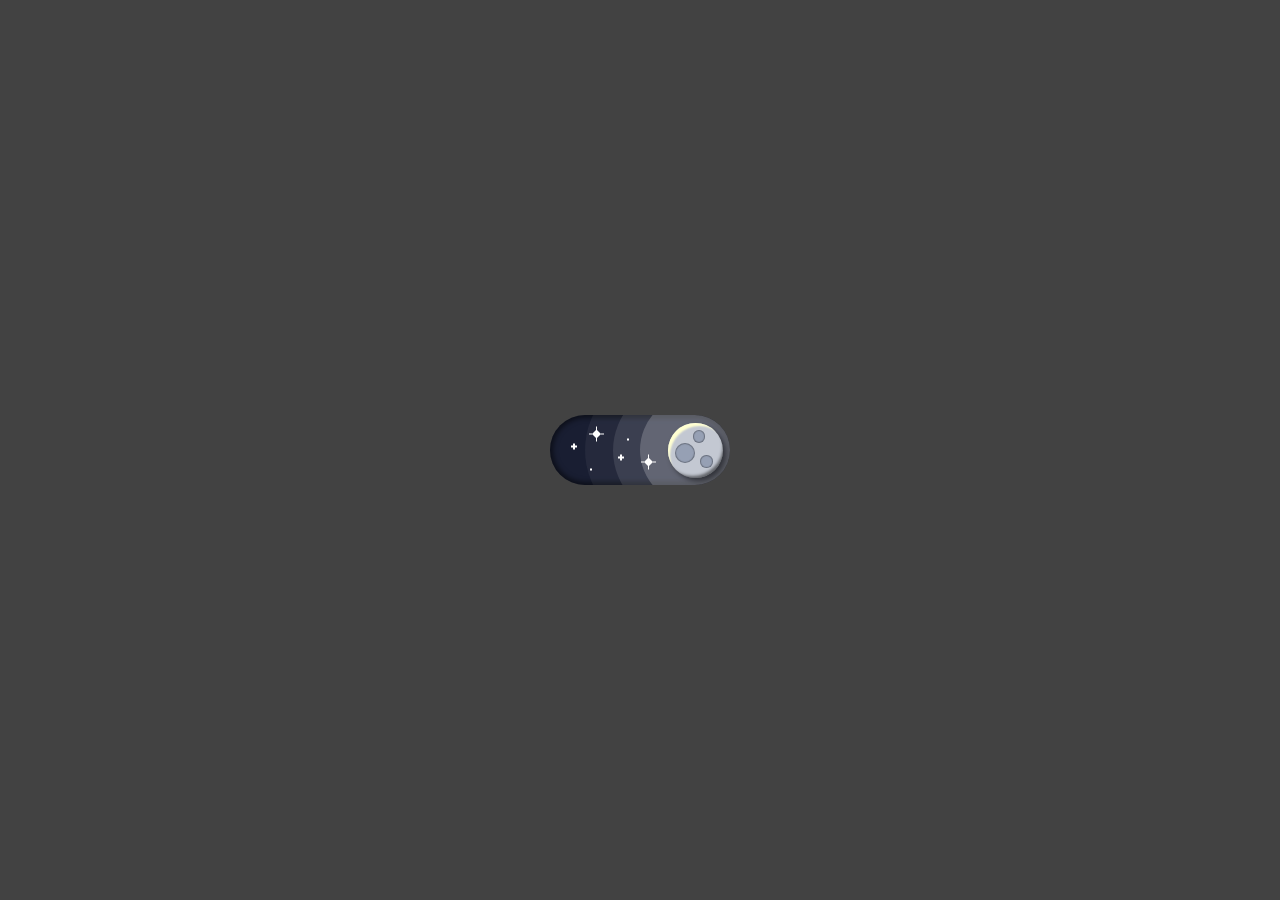
<file: static/Switch/index.html>
<!DOCTYPE html>
<html>
  <head>
    <meta charset="utf-8" />
    <meta name="viewport" content="width=device-width, initial-scale=1.0">
    <title>白天黑夜切换按钮</title>
	<style>
		body{
			transition: 0.5s;
		}
	</style>
  </head>
  <body>
    <theme-button value="dark" id="btn" size="3"></theme-button>
    <script>
      document.body.style.backgroundColor = "#424242";
      btn.addEventListener("change", e => {
        if (e.detail === 'dark') {
          document.body.style.backgroundColor = "#424242";
        }
        else {
          document.body.style.backgroundColor = "aliceblue";
        }
      });
    </script>
    <script src="js/script.js"></script>
  </body>
</html>
</file>
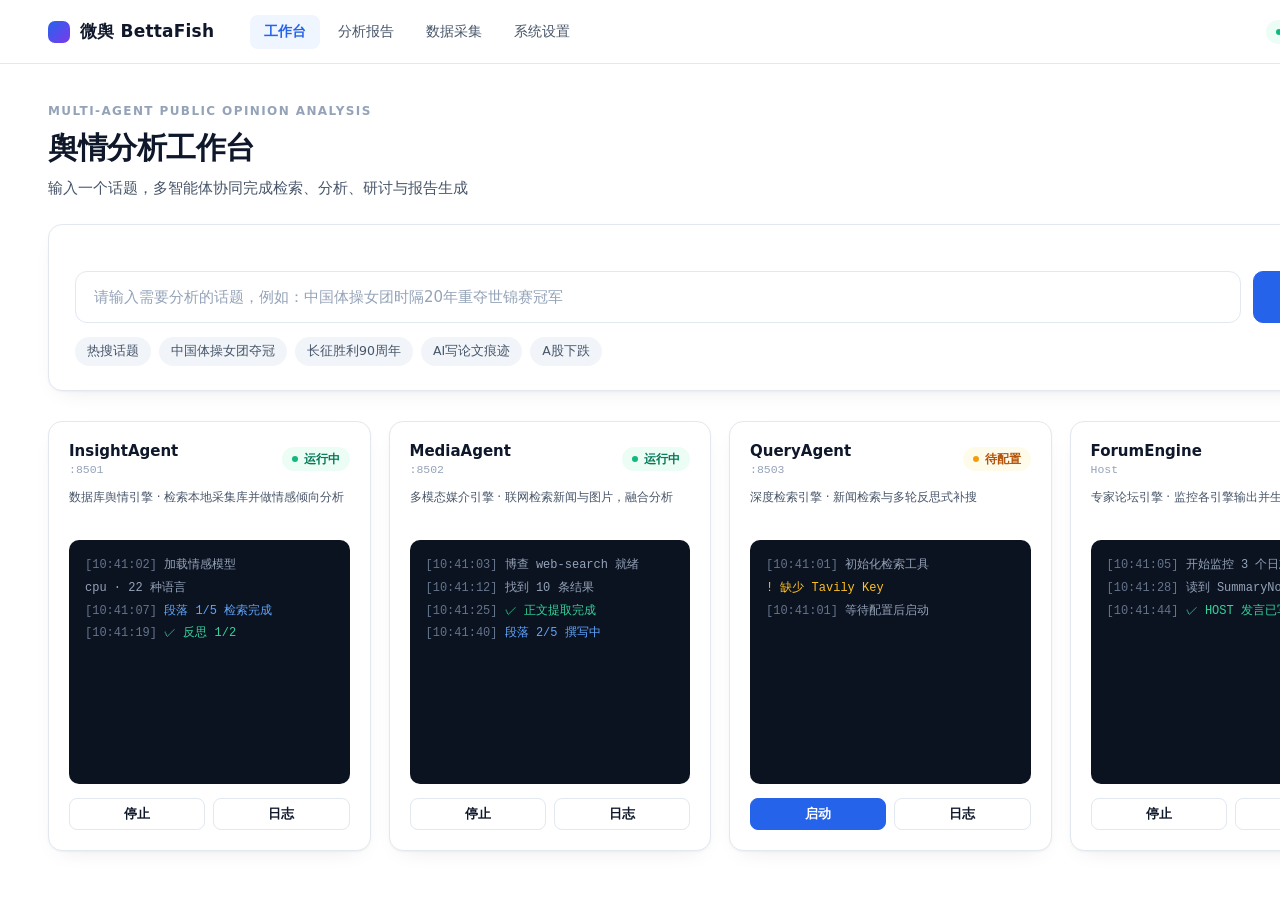
<file: 交付物/prototype/index.html>
<!DOCTYPE html>
<html lang="zh-CN">
<head>
<meta charset="UTF-8">
<title>微舆 BettaFish · 页面原型</title>
<link rel="stylesheet" href="assets/style.css">
<style>
  /* 仅原型页使用的局部样式 */
  .hero { display: flex; align-items: flex-end; justify-content: space-between; margin-bottom: 26px; }
  .hero .lead { font-size: 15px; color: var(--ink-2); margin-top: 10px; }
  .search-row { display: flex; gap: 12px; margin: 22px 0 10px; }
  .chips { display: flex; gap: 8px; margin-top: 14px; }
  .chip { font-size: 12.5px; color: var(--ink-2); background: var(--bg-soft-2); padding: 6px 12px; border-radius: 999px; }

  .grid4 { display: grid; grid-template-columns: repeat(4, 1fr); gap: 18px; margin-top: 30px; }
  .eng { padding: 20px; display: flex; flex-direction: column; height: 430px; }
  .eng .top { display: flex; align-items: center; justify-content: space-between; }
  .eng .name { font-size: 15px; font-weight: 700; }
  .eng .port { font-size: 11.5px; color: var(--ink-3); margin-top: 3px; font-family: Consolas, monospace; }
  .eng .role { font-size: 12px; color: var(--ink-2); line-height: 1.6; margin: 12px 0 14px; min-height: 38px; }
  .eng .logbox { flex: 1; }
  .eng .acts { display: flex; gap: 8px; margin-top: 14px; }
  .eng .acts .btn { flex: 1; }

  /* 屏幕2 */
  .cols2 { display: grid; grid-template-columns: 280px 1fr; gap: 22px; margin-top: 6px; }
  .steps li { list-style: none; display: flex; gap: 12px; padding: 13px 0; border-bottom: 1px dashed var(--line); }
  .steps li:last-child { border: 0; }
  .steps .idx { width: 24px; height: 24px; border-radius: 8px; background: var(--bg-soft-2); color: var(--ink-3);
    font-size: 12px; font-weight: 700; display: flex; align-items: center; justify-content: center; flex: none; }
  .steps li.done .idx { background: #ECFDF5; color: #047857; }
  .steps li.now .idx { background: var(--accent); color: #fff; }
  .steps .st { font-size: 13.5px; font-weight: 600; }
  .steps .sd { font-size: 11.5px; color: var(--ink-3); margin-top: 3px; }
  .log3 { display: grid; grid-template-columns: 1fr 1fr 1fr; gap: 14px; }
  .log3 .logbox { height: 520px; }

  /* 屏幕3 报告 */
  .report { display: grid; grid-template-columns: 220px 1fr; gap: 34px; margin-top: 8px; }
  .toc a { display: block; font-size: 13px; color: var(--ink-2); text-decoration: none; padding: 8px 12px; border-left: 2px solid var(--line); }
  .toc a.on { color: var(--accent); border-left-color: var(--accent); font-weight: 700; background: var(--accent-soft); }
  .prose h3 { font-size: 21px; margin: 0 0 10px; }
  .prose p { font-size: 13.5px; line-height: 2; color: var(--ink-2); margin-bottom: 14px; }
  .kpi { display: grid; grid-template-columns: repeat(3, 1fr); gap: 14px; margin: 20px 0 24px; }
  .kpi .card { padding: 16px 18px; }
  .kpi .v { font-size: 26px; font-weight: 700; letter-spacing: -.5px; }
  .kpi .l { font-size: 12px; color: var(--ink-3); margin-top: 4px; }
  .chartrow { display: grid; grid-template-columns: 1.35fr 1fr; gap: 16px; }
  .chartrow .card { padding: 18px; }
  .bars { display: flex; align-items: flex-end; gap: 14px; height: 150px; margin-top: 18px; }
  .bars i { flex: 1; background: linear-gradient(180deg, #60A5FA, var(--accent)); border-radius: 6px 6px 2px 2px; display: block; }
  .donut { width: 150px; height: 150px; border-radius: 50%; margin: 16px auto 0;
    background: conic-gradient(var(--accent) 0 41%, #93C5FD 41% 68%, #E2E8F0 68% 100%);
    display: flex; align-items: center; justify-content: center; }
  .donut::after { content: ""; width: 92px; height: 92px; background: #fff; border-radius: 50%; }

  /* 表格 */
  table { width: 100%; border-collapse: collapse; }
  th { text-align: left; font-size: 12px; color: var(--ink-3); font-weight: 700; letter-spacing: .4px;
    padding: 0 14px 12px; border-bottom: 1px solid var(--line); text-transform: uppercase; }
  td { font-size: 13.5px; padding: 15px 14px; border-bottom: 1px solid var(--line); }
  tr:last-child td { border-bottom: 0; }

  .k { font-family: Consolas, monospace; font-size: 12.5px; color: var(--ink-2); }
  .form-row { display: grid; grid-template-columns: 190px 1fr; align-items: center; gap: 18px; padding: 14px 0; border-bottom: 1px dashed var(--line); }
  .form-row .lab { font-size: 13.5px; font-weight: 600; }
  .form-row .hint { font-size: 11.5px; color: var(--ink-3); margin-top: 3px; font-weight: 400; }
</style>
</head>
<body>

<!-- ==================== 屏幕 1：工作台 ==================== -->
<div class="screen" data-s="1">
  <div class="nav">
    <div class="brand"><span class="dot"></span>微舆 BettaFish</div>
    <div class="nav-links">
      <a href="#" class="active">工作台</a><a href="#">分析报告</a><a href="#">数据采集</a><a href="#">系统设置</a>
    </div>
    <div class="nav-right"><span class="badge run"><span class="d"></span>服务正常</span><div class="avatar"></div></div>
  </div>
  <div class="body">
    <div class="hero">
      <div>
        <div class="eyebrow">Multi-Agent Public Opinion Analysis</div>
        <div class="h1" style="margin-top:10px">舆情分析工作台</div>
        <div class="lead">输入一个话题，多智能体协同完成检索、分析、研讨与报告生成</div>
      </div>
      <button class="btn danger sm">关闭系统</button>
    </div>

    <div class="card" style="padding:24px 26px">
      <div class="search-row">
        <input class="input" placeholder="请输入需要分析的话题，例如：中国体操女团时隔20年重夺世锦赛冠军">
        <button class="btn primary" style="height:52px;padding:0 30px">开始分析</button>
      </div>
      <div class="chips">
        <span class="chip">热搜话题</span><span class="chip">中国体操女团夺冠</span>
        <span class="chip">长征胜利90周年</span><span class="chip">AI写论文痕迹</span><span class="chip">A股下跌</span>
      </div>
    </div>

    <div class="grid4">
      <div class="card eng">
        <div class="top"><div><div class="name">InsightAgent</div><div class="port">:8501</div></div><span class="badge run"><span class="d"></span>运行中</span></div>
        <div class="role">数据库舆情引擎 · 检索本地采集库并做情感倾向分析</div>
        <div class="logbox"><span class="t">[10:41:02]</span> 加载情感模型<br>cpu · 22 种语言<br><span class="t">[10:41:07]</span> <span class="hl">段落 1/5 检索完成</span><br><span class="t">[10:41:19]</span> <span class="ok">✓ 反思 1/2</span></div>
        <div class="acts"><button class="btn sm">停止</button><button class="btn sm">日志</button></div>
      </div>

      <div class="card eng">
        <div class="top"><div><div class="name">MediaAgent</div><div class="port">:8502</div></div><span class="badge run"><span class="d"></span>运行中</span></div>
        <div class="role">多模态媒介引擎 · 联网检索新闻与图片，融合分析</div>
        <div class="logbox"><span class="t">[10:41:03]</span> 博查 web-search 就绪<br><span class="t">[10:41:12]</span> 找到 10 条结果<br><span class="t">[10:41:25]</span> <span class="ok">✓ 正文提取完成</span><br><span class="t">[10:41:40]</span> <span class="hl">段落 2/5 撰写中</span></div>
        <div class="acts"><button class="btn sm">停止</button><button class="btn sm">日志</button></div>
      </div>

      <div class="card eng">
        <div class="top"><div><div class="name">QueryAgent</div><div class="port">:8503</div></div><span class="badge warn"><span class="d"></span>待配置</span></div>
        <div class="role">深度检索引擎 · 新闻检索与多轮反思式补搜</div>
        <div class="logbox"><span class="t">[10:41:01]</span> 初始化检索工具<br><span class="wn">! 缺少 Tavily Key</span><br><span class="t">[10:41:01]</span> 等待配置后启动</div>
        <div class="acts"><button class="btn sm primary">启动</button><button class="btn sm">日志</button></div>
      </div>

      <div class="card eng">
        <div class="top"><div><div class="name">ForumEngine</div><div class="port">Host</div></div><span class="badge run"><span class="d"></span>运行中</span></div>
        <div class="role">专家论坛引擎 · 监控各引擎输出并生成交叉观点</div>
        <div class="logbox"><span class="t">[10:41:05]</span> 开始监控 3 个日志<br><span class="t">[10:41:28]</span> 读到 SummaryNode 输出<br><span class="t">[10:41:44]</span> <span class="ok">✓ HOST 发言已写入</span></div>
        <div class="acts"><button class="btn sm">停止</button><button class="btn sm">日志</button></div>
      </div>
    </div>
  </div>
</div>

<!-- ==================== 屏幕 2：分析进行中 ==================== -->
<div class="screen" data-s="2" style="display:none">
  <div class="nav">
    <div class="brand"><span class="dot"></span>微舆 BettaFish</div>
    <div class="nav-links"><a href="#" class="active">工作台</a><a href="#">分析报告</a><a href="#">数据采集</a><a href="#">系统设置</a></div>
    <div class="nav-right"><span class="badge run"><span class="d"></span>分析中 · 预计 4 分钟</span><div class="avatar"></div></div>
  </div>
  <div class="body">
    <div class="hero" style="margin-bottom:14px">
      <div>
        <div class="eyebrow">RUNNING</div>
        <div class="h1" style="margin-top:10px;font-size:26px">中国体操女团时隔20年重夺世锦赛冠军</div>
        <div class="lead">3 个引擎并行分析中 · 已用时 02:14</div>
      </div>
      <button class="btn sm">终止分析</button>
    </div>

    <div class="progress" style="margin:6px 0 18px"><i style="width:56%"></i></div>

    <div class="cols2">
      <div class="card" style="padding:20px 22px">
        <div class="h2" style="font-size:15px;margin-bottom:6px">分析阶段</div>
        <ul class="steps">
          <li class="done"><span class="idx">1</span><div><div class="st">话题理解</div><div class="sd">拆解 5 个分析段落</div></div></li>
          <li class="done"><span class="idx">2</span><div><div class="st">首轮检索</div><div class="sd">3 引擎各 10 条结果</div></div></li>
          <li class="now"><span class="idx">3</span><div><div class="st">反思补搜</div><div class="sd">段落 3/5 · 第 2 轮</div></div></li>
          <li><span class="idx">4</span><div><div class="st">论坛交叉点评</div><div class="sd">等待中</div></div></li>
          <li><span class="idx">5</span><div><div class="st">报告合成</div><div class="sd">等待中</div></div></li>
        </ul>
      </div>

      <div class="log3">
        <div class="logbox"><div style="color:#E2E8F0;margin-bottom:8px">InsightAgent</div>
<span class="t">[10:41:02]</span> 检索本地库<br>weibo_note · 213 条<br><span class="t">[10:41:09]</span> 情感分析<br>正面 51% / 负面 24%<br><span class="t">[10:41:31]</span> <span class="hl">反思 1/2</span><br>查询: 夺冠 舆论 情绪<br><span class="t">[10:41:52]</span> <span class="ok">✓ 段落 3 已更新</span></div>
        <div class="logbox"><div style="color:#E2E8F0;margin-bottom:8px">MediaAgent</div>
<span class="t">[10:41:03]</span> web-search 就绪<br><span class="t">[10:41:12]</span> 找到 10 条结果<br>央视网 / 凤凰网 / 封面<br><span class="t">[10:41:28]</span> 生成段落总结<br><span class="t">[10:41:47]</span> <span class="hl">反思 1/2</span><br>查询: 美国队 失误 得分<br><span class="t">[10:42:03]</span> <span class="ok">✓ 找到 10 条反思结果</span></div>
        <div class="logbox"><div style="color:#E2E8F0;margin-bottom:8px">ForumEngine</div>
<span class="t">[10:41:05]</span> 监控 3 个日志<br><span class="t">[10:41:28]</span> 读取 SummaryNode<br><span class="t">[10:41:35]</span> HOST 生成点评<br>「三引擎对时间线<br>表述存在分歧」<br><span class="t">[10:41:44]</span> <span class="ok">✓ 已写入 forum.log</span><br><span class="t">[10:42:01]</span> 等待新输出…</div>
      </div>
    </div>
  </div>
</div>

<!-- ==================== 屏幕 3：报告详情 ==================== -->
<div class="screen" data-s="3" style="display:none">
  <div class="nav">
    <div class="brand"><span class="dot"></span>微舆 BettaFish</div>
    <div class="nav-links"><a href="#">工作台</a><a href="#" class="active">分析报告</a><a href="#">数据采集</a><a href="#">系统设置</a></div>
    <div class="nav-right"><button class="btn sm">导出 PDF</button><button class="btn sm primary">下载 HTML</button></div>
  </div>
  <div class="body" style="padding-top:28px">
    <div class="report">
      <div>
        <div class="eyebrow" style="margin-bottom:10px">目录</div>
        <div class="toc">
          <a href="#" class="on">报告摘要</a>
          <a href="#">事件全景与演变</a>
          <a href="#">传播路径分析</a>
          <a href="#">舆论场情绪光谱</a>
          <a href="#">深层动因探讨</a>
          <a href="#">行动建议</a>
        </div>
        <div class="card" style="padding:14px 16px;margin-top:22px">
          <div class="eyebrow" style="margin-bottom:8px">元信息</div>
          <div style="font-size:12px;color:var(--ink-2);line-height:2">
            生成时间<br><b style="color:var(--ink)">2026-10-22 10:49</b><br>
            耗时 220 秒 · 6 章节<br>
            图表 5 张（校验通过）
          </div>
        </div>
      </div>

      <div class="prose">
        <div class="eyebrow">REPORT</div>
        <h3 style="margin-top:10px">珞珈山舆情全景：百年名校的骄傲、焦虑与烟火气</h3>
        <p>2026 年 10 月 22 日凌晨，第 54 届世界体操锦标赛女子团体决赛在荷兰鹿特丹落幕。中国队以 165.764 分夺得金牌，时隔 20 年重返世界之巅，终结美国队七连冠，并锁定 2028 年洛杉矶奥运会团体参赛资格。</p>

        <div class="kpi">
          <div class="card"><div class="v">165.764</div><div class="l">中国女团总成绩（分）</div></div>
          <div class="card"><div class="v">20 年</div><div class="l">距上次夺冠间隔</div></div>
          <div class="card"><div class="v">+312%</div><div class="l">赛后 2 小时讨论量增幅</div></div>
        </div>

        <div class="chartrow">
          <div class="card">
            <div class="h2" style="font-size:14px">讨论量时间分布</div>
            <div class="bars"><i style="height:22%"></i><i style="height:38%"></i><i style="height:71%"></i><i style="height:100%"></i><i style="height:88%"></i><i style="height:54%"></i><i style="height:31%"></i></div>
          </div>
          <div class="card">
            <div class="h2" style="font-size:14px">情感倾向分布</div>
            <div class="donut"></div>
            <div style="display:flex;justify-content:center;gap:14px;font-size:11.5px;color:var(--ink-2);margin-top:10px">
              <span>● 正面 41%</span><span>● 中性 27%</span><span>● 负面 32%</span>
            </div>
          </div>
        </div>
      </div>
    </div>
  </div>
</div>

<!-- ==================== 屏幕 4：报告历史 ==================== -->
<div class="screen" data-s="4" style="display:none">
  <div class="nav">
    <div class="brand"><span class="dot"></span>微舆 BettaFish</div>
    <div class="nav-links"><a href="#">工作台</a><a href="#" class="active">分析报告</a><a href="#">数据采集</a><a href="#">系统设置</a></div>
    <div class="nav-right"><div class="avatar"></div></div>
  </div>
  <div class="body">
    <div class="hero">
      <div><div class="eyebrow">ARCHIVE</div><div class="h1" style="margin-top:10px">分析报告</div>
      <div class="lead">共 12 份报告 · 累计分析 3 个话题</div></div>
      <div style="display:flex;gap:10px">
        <input class="input" style="width:260px;height:40px" placeholder="搜索话题…">
        <button class="btn">全部引擎</button>
      </div>
    </div>

    <div class="card" style="padding:22px 24px 8px;margin-top:22px">
      <table>
        <tr><th>话题</th><th>产出引擎</th><th>章节/图表</th><th>生成时间</th><th>状态</th><th></th></tr>
        <tr>
          <td><b>中国体操女团时隔20年重夺世锦赛冠军</b></td>
          <td><span class="tag">Media</span></td><td>6 章 · 5 图</td>
          <td class="k">2026-10-22 10:49</td>
          <td><span class="badge run"><span class="d"></span>已完成</span></td>
          <td style="text-align:right"><a href="#" style="color:var(--accent);font-size:13px;font-weight:600;text-decoration:none">查看 →</a></td>
        </tr>
        <tr>
          <td><b>武汉大学舆情分析</b></td>
          <td><span class="tag">Report</span></td><td>6 章 · 5 图</td>
          <td class="k">2026-10-22 10:33</td>
          <td><span class="badge run"><span class="d"></span>已完成</span></td>
          <td style="text-align:right"><a href="#" style="color:var(--accent);font-size:13px;font-weight:600;text-decoration:none">查看 →</a></td>
        </tr>
        <tr>
          <td><b>关于鹿晗的舆情</b></td>
          <td><span class="tag">Insight</span></td><td>5 章 · 3 图</td>
          <td class="k">2026-10-21 19:16</td>
          <td><span class="badge warn"><span class="d"></span>数据不足</span></td>
          <td style="text-align:right"><a href="#" style="color:var(--accent);font-size:13px;font-weight:600;text-decoration:none">查看 →</a></td>
        </tr>
        <tr>
          <td><b>武汉大学舆情</b></td>
          <td><span class="tag">Query</span></td><td>4 章 · 2 图</td>
          <td class="k">2026-10-02 02:18</td>
          <td><span class="badge run"><span class="d"></span>已完成</span></td>
          <td style="text-align:right"><a href="#" style="color:var(--accent);font-size:13px;font-weight:600;text-decoration:none">查看 →</a></td>
        </tr>
        <tr>
          <td><b>土木工程行业分析</b></td>
          <td><span class="tag">Report</span></td><td>5 章 · 4 图</td>
          <td class="k">2026-09-28 15:40</td>
          <td><span class="badge stop"><span class="d"></span>已归档</span></td>
          <td style="text-align:right"><a href="#" style="color:var(--accent);font-size:13px;font-weight:600;text-decoration:none">查看 →</a></td>
        </tr>
      </table>
    </div>
  </div>
</div>

<!-- ==================== 屏幕 5：数据采集 ==================== -->
<div class="screen" data-s="5" style="display:none">
  <div class="nav">
    <div class="brand"><span class="dot"></span>微舆 BettaFish</div>
    <div class="nav-links"><a href="#">工作台</a><a href="#">分析报告</a><a href="#" class="active">数据采集</a><a href="#">系统设置</a></div>
    <div class="nav-right"><span class="badge run"><span class="d"></span>采集服务正常</span><div class="avatar"></div></div>
  </div>
  <div class="body">
    <div class="hero">
      <div><div class="eyebrow">DATA COLLECTION</div><div class="h1" style="margin-top:10px">数据采集</div>
      <div class="lead">先抓取全平台热搜生成关键词，再按关键词深度采集平台内容</div></div>
      <button class="btn primary">开始采集</button>
    </div>

    <div style="display:grid;grid-template-columns:1fr 1fr;gap:18px;margin-top:22px">
      <div class="card" style="padding:22px 24px">
        <div class="h2" style="font-size:15px;margin-bottom:16px">第一步 · 热点话题提取</div>
        <div class="form-row"><div><div class="lab">新闻源</div><div class="hint">聚合热搜榜</div></div><div style="font-size:13px;color:var(--ink-2)">微博 / 知乎 / B站 / 贴吧 / 雪球 等 12 个</div></div>
        <div class="form-row"><div><div class="lab">关键词数量</div><div class="hint">抽取多少热词</div></div><input class="input" style="height:40px" value="20"></div>
        <div class="form-row" style="border:0"><div><div class="lab">上次结果</div><div class="hint">2026-10-22</div></div><div style="font-size:13px"><b>213</b> 条新闻 · <b>20</b> 个关键词</div></div>
      </div>

      <div class="card" style="padding:22px 24px">
        <div class="h2" style="font-size:15px;margin-bottom:16px">第二步 · 平台深度采集</div>
        <div class="form-row"><div><div class="lab">目标平台</div><div class="hint">需扫码登录</div></div>
          <div style="display:flex;gap:8px;flex-wrap:wrap"><span class="tag">微博</span><span class="tag">小红书</span><span class="tag">抖音</span><span class="tag">知乎</span><span class="tag">B站</span></div></div>
        <div class="form-row"><div><div class="lab">每词采集量</div><div class="hint">上限</div></div><input class="input" style="height:40px" value="50"></div>
        <div class="form-row" style="border:0"><div><div class="lab">登录状态</div><div class="hint">浏览器会话</div></div><span class="badge warn"><span class="d"></span>等待扫码</span></div>
      </div>
    </div>

    <div class="card" style="padding:20px 24px;margin-top:18px">
      <div style="display:flex;justify-content:space-between;align-items:center;margin-bottom:12px">
        <div class="h2" style="font-size:15px">采集进度</div><div style="font-size:12.5px;color:var(--ink-3)">6 / 9 个新闻源成功</div>
      </div>
      <div class="progress"><i style="width:67%"></i></div>
      <div style="display:grid;grid-template-columns:repeat(4,1fr);gap:14px;margin-top:18px">
        <div><div class="v" style="font-size:22px;font-weight:700">213</div><div style="font-size:12px;color:var(--ink-3)">入库新闻</div></div>
        <div><div class="v" style="font-size:22px;font-weight:700">20</div><div style="font-size:12px;color:var(--ink-3)">提取关键词</div></div>
        <div><div class="v" style="font-size:22px;font-weight:700">0</div><div style="font-size:12px;color:var(--ink-3)">深度采集</div></div>
        <div><div class="v" style="font-size:22px;font-weight:700">3</div><div style="font-size:12px;color:var(--ink-3)">超时源</div></div>
      </div>
    </div>
  </div>
</div>

<!-- ==================== 屏幕 6：系统设置 ==================== -->
<div class="screen" data-s="6" style="display:none">
  <div class="nav">
    <div class="brand"><span class="dot"></span>微舆 BettaFish</div>
    <div class="nav-links"><a href="#">工作台</a><a href="#">分析报告</a><a href="#">数据采集</a><a href="#" class="active">系统设置</a></div>
    <div class="nav-right"><button class="btn sm primary">保存并重启</button></div>
  </div>
  <div class="body">
    <div class="hero">
      <div><div class="eyebrow">SETTINGS</div><div class="h1" style="margin-top:10px">模型与检索配置</div>
      <div class="lead">所有 Agent 均使用 OpenAI 兼容接口，换厂商只需改 Base URL 与模型名</div></div>
    </div>

    <div style="display:grid;grid-template-columns:1fr 340px;gap:18px;margin-top:22px">
      <div class="card" style="padding:22px 24px">
        <div class="h2" style="font-size:15px;margin-bottom:8px">推理模型</div>
        <table>
          <tr><th>Agent</th><th>Base URL</th><th>模型</th><th>Key</th></tr>
          <tr><td>InsightAgent</td><td class="k">api.deepseek.com</td><td class="k">deepseek-chat</td><td class="k">••••••••</td></tr>
          <tr><td>MediaAgent</td><td class="k">api.deepseek.com</td><td class="k">deepseek-chat</td><td class="k">••••••••</td></tr>
          <tr><td>QueryAgent</td><td class="k">api.deepseek.com</td><td class="k">deepseek-chat</td><td class="k">••••••••</td></tr>
          <tr><td>ReportAgent</td><td class="k">api.deepseek.com</td><td class="k">deepseek-chat</td><td class="k">••••••••</td></tr>
          <tr><td>ForumHost</td><td class="k">api.deepseek.com</td><td class="k">deepseek-chat</td><td class="k">••••••••</td></tr>
        </table>
      </div>

      <div>
        <div class="card" style="padding:20px 22px">
          <div class="h2" style="font-size:15px;margin-bottom:14px">检索服务</div>
          <div class="form-row" style="grid-template-columns:1fr;padding:10px 0">
            <div class="lab">搜索引擎</div>
            <div style="margin-top:8px"><span class="tag" style="background:var(--accent-soft);color:#1D4ED8">博查 Bocha</span> <span class="tag">Anspire</span> <span class="tag">Tavily</span></div>
          </div>
          <div class="form-row" style="grid-template-columns:1fr;padding:10px 0;border:0">
            <div class="lab">接口端点</div>
            <div class="k" style="margin-top:8px;font-size:11.5px;color:var(--ink-2)">api.bocha.cn/v1/web-search</div>
          </div>
        </div>

        <div class="card" style="padding:20px 22px;margin-top:16px">
          <div class="h2" style="font-size:15px;margin-bottom:14px">分析深度</div>
          <div class="form-row" style="grid-template-columns:1fr;padding:10px 0;border:0">
            <div><div class="lab">反思轮数 <span style="color:var(--accent)">2</span></div><div class="hint">越多越深入，耗时与成本越高</div></div>
            <input type="range" min="1" max="4" value="2" style="width:100%;margin-top:10px;accent-color:var(--accent)">
            <div style="display:flex;justify-content:space-between;font-size:11px;color:var(--ink-3);margin-top:4px"><span>1 快</span><span>4 深</span></div>
          </div>
          <div class="form-row" style="grid-template-columns:1fr;padding:10px 0;border:0">
            <div><div class="lab">报告段落数 <span style="color:var(--accent)">5</span></div><div class="hint">影响报告篇幅</div></div>
            <input type="range" min="3" max="8" value="5" style="width:100%;margin-top:10px;accent-color:var(--accent)">
          </div>
        </div>
      </div>
    </div>
  </div>
</div>

<script>
  // 通过 ?s=N 切换屏幕，方便逐页截图
  const n = new URLSearchParams(location.search).get('s') || '1';
  document.querySelectorAll('.screen').forEach(el => {
    el.style.display = (el.dataset.s === n) ? 'block' : 'none';
  });
</script>
</body>
</html>
</file>
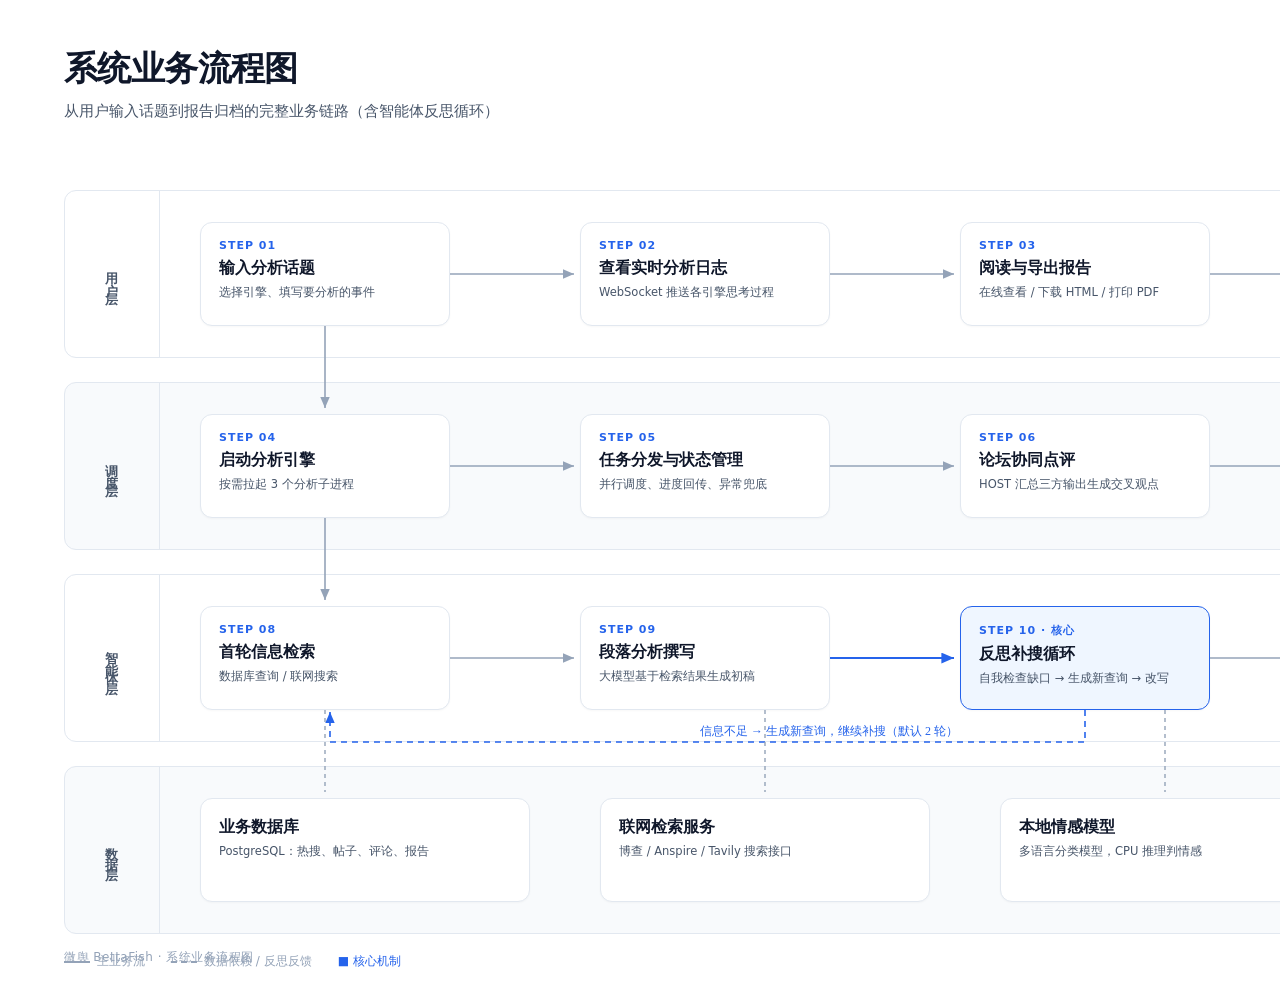
<file: 交付物/diagrams/01-业务流程图.html>
<!DOCTYPE html>
<html lang="zh-CN">
<head>
<meta charset="UTF-8">
<title>业务流程图</title>
<link rel="stylesheet" href="../prototype/assets/style.css">
<style>
  .lane { position: absolute; left: 64px; width: 1472px; height: 168px; border: 1px solid var(--line); border-radius: 12px; background: #fff; }
  .lane.alt { background: var(--bg-soft); }
  .lane-lab { position: absolute; left: 64px; top: 0; width: 96px; height: 168px; display: flex; align-items: center; justify-content: center;
    border-right: 1px solid var(--line); font-size: 13px; font-weight: 700; color: var(--ink-2); writing-mode: vertical-rl; letter-spacing: 3px; }
  .flowbox { position: absolute; width: 250px; height: 104px; border-radius: 12px; border: 1.5px solid var(--line); background: #fff;
    padding: 16px 18px; box-shadow: 0 1px 2px rgba(15,23,42,.03); }
  .flowbox .n { font-size: 11px; font-weight: 700; color: var(--accent); letter-spacing: 1px; }
  .flowbox .t { font-size: 15.5px; font-weight: 700; margin-top: 6px; }
  .flowbox .d { font-size: 11.5px; color: var(--ink-2); margin-top: 5px; line-height: 1.55; }
  .flowbox.key { border-color: var(--accent); background: var(--accent-soft); }
  .flowbox.key .n { color: var(--accent); }
  .flowbox.dark { background: var(--ink); border-color: var(--ink); }
  .flowbox.dark .t { color: #fff; } .flowbox.dark .d { color: #94A3B8; } .flowbox.dark .n { color: #7DD3FC; }
  .legend { position: absolute; left: 64px; bottom: 30px; display: flex; gap: 26px; font-size: 12px; color: var(--ink-3); }
  .legend i { display: inline-block; width: 26px; height: 0; border-top: 2px solid var(--ink-3); vertical-align: middle; margin-right: 7px; }
  .legend i.dash { border-top-style: dashed; }
</style>
</head>
<body>
<div class="canvas">
  <div class="canvas-title">
    <h1>系统业务流程图</h1>
    <p>从用户输入话题到报告归档的完整业务链路（含智能体反思循环）</p>
  </div>

  <!-- 泳道 -->
  <div class="lane" style="top:190px"></div>
  <div class="lane-lab" style="top:190px">用 户 层</div>
  <div class="lane alt" style="top:382px"></div>
  <div class="lane-lab" style="top:382px">调 度 层</div>
  <div class="lane" style="top:574px"></div>
  <div class="lane-lab" style="top:574px">智 能 体 层</div>
  <div class="lane alt" style="top:766px"></div>
  <div class="lane-lab" style="top:766px">数 据 层</div>

  <!-- 第 1 行：用户层 -->
  <div class="flowbox" style="left:200px;top:222px">
    <div class="n">STEP 01</div><div class="t">输入分析话题</div><div class="d">选择引擎、填写要分析的事件</div>
  </div>
  <div class="flowbox" style="left:580px;top:222px">
    <div class="n">STEP 02</div><div class="t">查看实时分析日志</div><div class="d">WebSocket 推送各引擎思考过程</div>
  </div>
  <div class="flowbox" style="left:960px;top:222px">
    <div class="n">STEP 03</div><div class="t">阅读与导出报告</div><div class="d">在线查看 / 下载 HTML / 打印 PDF</div>
  </div>
  <div class="flowbox key" style="left:1310px;top:222px;width:210px">
    <div class="n">OUTPUT</div><div class="t">报告归档</div><div class="d">存入报告库可复用</div>
  </div>

  <!-- 第 2 行：调度层 -->
  <div class="flowbox" style="left:200px;top:414px">
    <div class="n">STEP 04</div><div class="t">启动分析引擎</div><div class="d">按需拉起 3 个分析子进程</div>
  </div>
  <div class="flowbox" style="left:580px;top:414px">
    <div class="n">STEP 05</div><div class="t">任务分发与状态管理</div><div class="d">并行调度、进度回传、异常兜底</div>
  </div>
  <div class="flowbox" style="left:960px;top:414px">
    <div class="n">STEP 06</div><div class="t">论坛协同点评</div><div class="d">HOST 汇总三方输出生成交叉观点</div>
  </div>
  <div class="flowbox" style="left:1310px;top:414px;width:210px">
    <div class="n">STEP 07</div><div class="t">综合报告合成</div><div class="d">模板→章节→图表→渲染</div>
  </div>

  <!-- 第 3 行：智能体层 -->
  <div class="flowbox" style="left:200px;top:606px">
    <div class="n">STEP 08</div><div class="t">首轮信息检索</div><div class="d">数据库查询 / 联网搜索</div>
  </div>
  <div class="flowbox" style="left:580px;top:606px">
    <div class="n">STEP 09</div><div class="t">段落分析撰写</div><div class="d">大模型基于检索结果生成初稿</div>
  </div>
  <div class="flowbox key" style="left:960px;top:606px">
    <div class="n">STEP 10 · 核心</div><div class="t">反思补搜循环</div><div class="d">自我检查缺口 → 生成新查询 → 改写</div>
  </div>
  <div class="flowbox dark" style="left:1310px;top:606px;width:210px">
    <div class="n">STEP 11</div><div class="t">段落定稿</div><div class="d">输出结构化分析文本</div>
  </div>

  <!-- 第 4 行：数据层 -->
  <div class="flowbox" style="left:200px;top:798px;width:330px">
    <div class="t" style="margin-top:2px">业务数据库</div><div class="d">PostgreSQL：热搜、帖子、评论、报告</div>
  </div>
  <div class="flowbox" style="left:600px;top:798px;width:330px">
    <div class="t" style="margin-top:2px">联网检索服务</div><div class="d">博查 / Anspire / Tavily 搜索接口</div>
  </div>
  <div class="flowbox" style="left:1000px;top:798px;width:330px">
    <div class="t" style="margin-top:2px">本地情感模型</div><div class="d">多语言分类模型，CPU 推理判情感</div>
  </div>

  <!-- 箭头层 -->
  <svg width="1600" height="1000" style="position:absolute;left:0;top:0;pointer-events:none">
    <defs>
      <marker id="ar" markerWidth="9" markerHeight="9" refX="7" refY="3" orient="auto">
        <path d="M0,0 L7,3 L0,6 Z" fill="#94A3B8"/>
      </marker>
      <marker id="arB" markerWidth="9" markerHeight="9" refX="7" refY="3" orient="auto">
        <path d="M0,0 L7,3 L0,6 Z" fill="#2563EB"/>
      </marker>
    </defs>
    <!-- 用户层横向 -->
    <line x1="450" y1="274" x2="574" y2="274" stroke="#94A3B8" stroke-width="1.6" marker-end="url(#ar)"/>
    <line x1="830" y1="274" x2="954" y2="274" stroke="#94A3B8" stroke-width="1.6" marker-end="url(#ar)"/>
    <line x1="1210" y1="274" x2="1304" y2="274" stroke="#94A3B8" stroke-width="1.6" marker-end="url(#ar)"/>
    <!-- 用户→调度 -->
    <line x1="325" y1="326" x2="325" y2="408" stroke="#94A3B8" stroke-width="1.6" marker-end="url(#ar)"/>
    <!-- 调度层横向 -->
    <line x1="450" y1="466" x2="574" y2="466" stroke="#94A3B8" stroke-width="1.6" marker-end="url(#ar)"/>
    <line x1="830" y1="466" x2="954" y2="466" stroke="#94A3B8" stroke-width="1.6" marker-end="url(#ar)"/>
    <line x1="1210" y1="466" x2="1304" y2="466" stroke="#94A3B8" stroke-width="1.6" marker-end="url(#ar)"/>
    <!-- 调度→智能体 -->
    <line x1="325" y1="518" x2="325" y2="600" stroke="#94A3B8" stroke-width="1.6" marker-end="url(#ar)"/>
    <!-- 智能体层横向 -->
    <line x1="450" y1="658" x2="574" y2="658" stroke="#94A3B8" stroke-width="1.6" marker-end="url(#ar)"/>
    <line x1="830" y1="658" x2="954" y2="658" stroke="#2563EB" stroke-width="1.8" marker-end="url(#arB)"/>
    <line x1="1210" y1="658" x2="1304" y2="658" stroke="#94A3B8" stroke-width="1.6" marker-end="url(#ar)"/>
    <!-- 反思循环：STEP10 回到 STEP08 -->
    <path d="M1085,710 L1085,742 L330,742 L330,712" fill="none" stroke="#2563EB" stroke-width="1.6"
          stroke-dasharray="6 5" marker-end="url(#arB)"/>
    <text x="700" y="735" font-size="12" fill="#2563EB" font-family="Microsoft YaHei">信息不足 → 生成新查询，继续补搜（默认 2 轮）</text>
    <!-- 智能体→数据层 -->
    <line x1="325" y1="710" x2="325" y2="792" stroke="#94A3B8" stroke-width="1.4" stroke-dasharray="4 4"/>
    <line x1="765" y1="710" x2="765" y2="792" stroke="#94A3B8" stroke-width="1.4" stroke-dasharray="4 4"/>
    <line x1="1165" y1="710" x2="1165" y2="792" stroke="#94A3B8" stroke-width="1.4" stroke-dasharray="4 4"/>
    <!-- 定稿→合成报告 -->
    <path d="M1415,606 L1415,524" fill="none" stroke="#94A3B8" stroke-width="1.6" marker-end="url(#ar)"/>
    <!-- 合成→归档 -->
    <path d="M1415,414 L1415,330" fill="none" stroke="#94A3B8" stroke-width="1.6" marker-end="url(#ar)"/>
  </svg>

  <div class="legend">
    <span><i></i>主业务流</span>
    <span><i class="dash"></i>数据依赖 / 反思反馈</span>
    <span style="color:var(--accent)">■ 核心机制</span>
  </div>
  <div class="canvas-foot">微舆 BettaFish · 系统业务流程图</div>
</div>
</body>
</html>
</file>
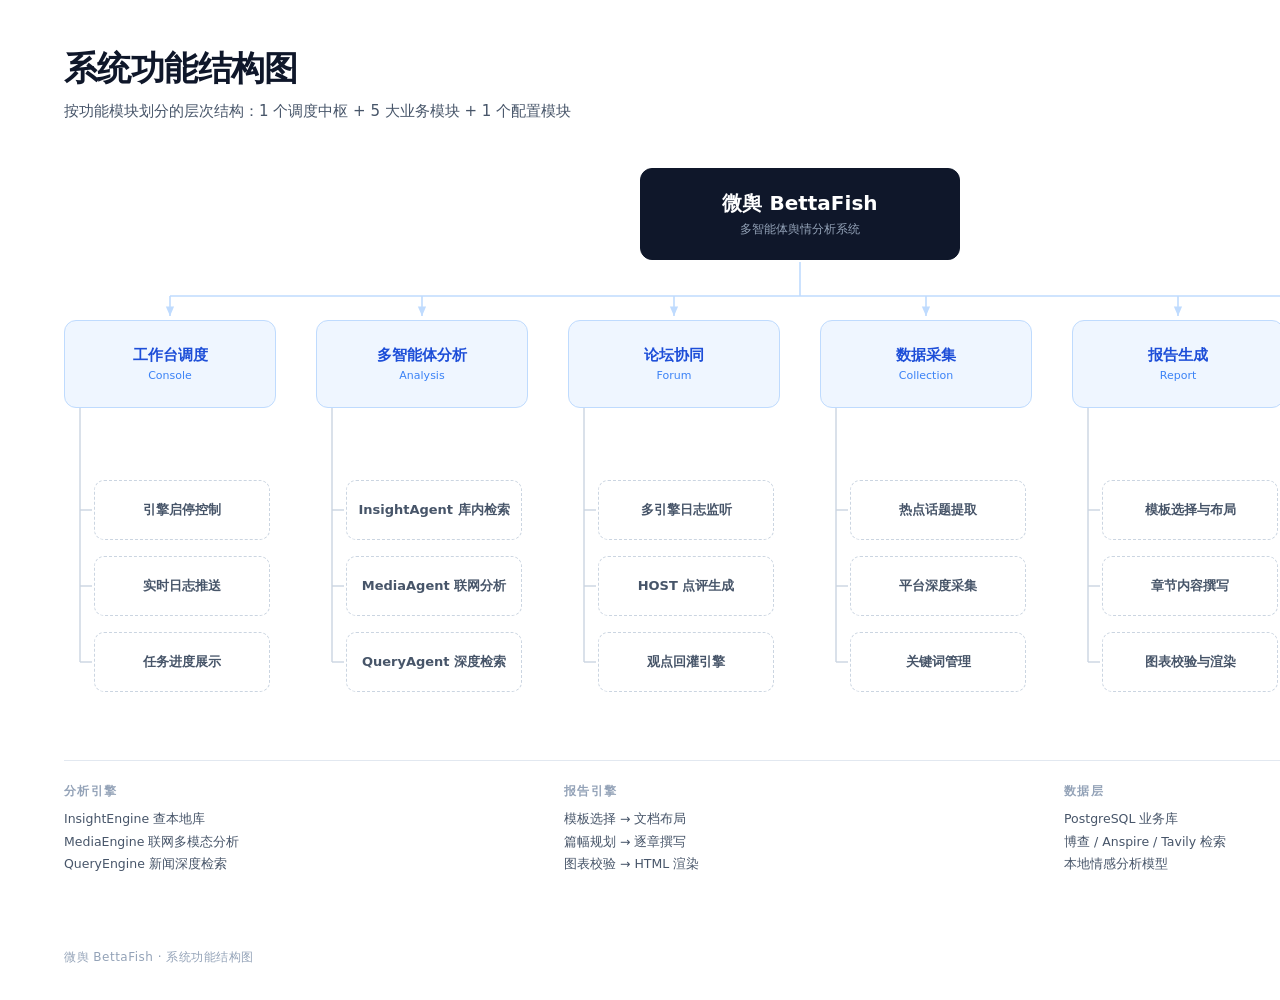
<file: 交付物/diagrams/02-系统功能结构图.html>
<!DOCTYPE html>
<html lang="zh-CN">
<head>
<meta charset="UTF-8">
<title>系统功能结构图</title>
<link rel="stylesheet" href="../prototype/assets/style.css">
<style>
  .M { position: absolute; width: 212px; height: 88px; border-radius: 12px; border: 1.5px solid #BFDBFE;
       background: var(--accent-soft); display: flex; flex-direction: column; align-items: center; justify-content: center; }
  .M .t { font-size: 15px; font-weight: 700; color: #1D4ED8; }
  .M .d { font-size: 11px; color: #3B82F6; margin-top: 4px; }
  .L { position: absolute; width: 176px; height: 60px; border-radius: 10px; border: 1px dashed #CBD5E1;
       background: #fff; display: flex; align-items: center; justify-content: center; text-align: center;
       font-size: 13px; font-weight: 600; color: var(--ink-2); padding: 0 8px; line-height: 1.4; }
</style>
</head>
<body>
<div class="canvas">
  <div class="canvas-title">
    <h1>系统功能结构图</h1>
    <p>按功能模块划分的层次结构：1 个调度中枢 + 5 大业务模块 + 1 个配置模块</p>
  </div>

  <!-- 根节点 -->
  <div class="node root" style="left:640px;top:168px;width:320px;height:92px">
    <div class="t">微舆 BettaFish</div>
    <div class="d">多智能体舆情分析系统</div>
  </div>

  <!-- 一级模块 -->
  <div class="M" style="left:64px;top:320px"><div class="t">工作台调度</div><div class="d">Console</div></div>
  <div class="M" style="left:316px;top:320px"><div class="t">多智能体分析</div><div class="d">Analysis</div></div>
  <div class="M" style="left:568px;top:320px"><div class="t">论坛协同</div><div class="d">Forum</div></div>
  <div class="M" style="left:820px;top:320px"><div class="t">数据采集</div><div class="d">Collection</div></div>
  <div class="M" style="left:1072px;top:320px"><div class="t">报告生成</div><div class="d">Report</div></div>
  <div class="M" style="left:1324px;top:320px"><div class="t">系统配置</div><div class="d">Settings</div></div>

  <!-- 叶子节点 · 模块1 -->
  <div class="L" style="left:94px;top:480px">引擎启停控制</div>
  <div class="L" style="left:94px;top:556px">实时日志推送</div>
  <div class="L" style="left:94px;top:632px">任务进度展示</div>
  <!-- 模块2 -->
  <div class="L" style="left:346px;top:480px">InsightAgent 库内检索</div>
  <div class="L" style="left:346px;top:556px">MediaAgent 联网分析</div>
  <div class="L" style="left:346px;top:632px">QueryAgent 深度检索</div>
  <!-- 模块3 -->
  <div class="L" style="left:598px;top:480px">多引擎日志监听</div>
  <div class="L" style="left:598px;top:556px">HOST 点评生成</div>
  <div class="L" style="left:598px;top:632px">观点回灌引擎</div>
  <!-- 模块4 -->
  <div class="L" style="left:850px;top:480px">热点话题提取</div>
  <div class="L" style="left:850px;top:556px">平台深度采集</div>
  <div class="L" style="left:850px;top:632px">关键词管理</div>
  <!-- 模块5 -->
  <div class="L" style="left:1102px;top:480px">模板选择与布局</div>
  <div class="L" style="left:1102px;top:556px">章节内容撰写</div>
  <div class="L" style="left:1102px;top:632px">图表校验与渲染</div>
  <!-- 模块6 -->
  <div class="L" style="left:1354px;top:480px">模型与检索配置</div>
  <div class="L" style="left:1354px;top:556px">分析深度参数</div>
  <div class="L" style="left:1354px;top:632px">数据源管理</div>

  <!-- 底部说明 -->
  <div style="position:absolute;left:64px;top:760px;width:1472px;border-top:1px solid var(--line);padding-top:22px;
              display:grid;grid-template-columns:repeat(3,1fr);gap:28px">
    <div><div class="eyebrow">分析引擎</div><div style="font-size:12.5px;color:var(--ink-2);line-height:1.8;margin-top:8px">
      InsightEngine 查本地库<br>MediaEngine 联网多模态分析<br>QueryEngine 新闻深度检索</div></div>
    <div><div class="eyebrow">报告引擎</div><div style="font-size:12.5px;color:var(--ink-2);line-height:1.8;margin-top:8px">
      模板选择 → 文档布局<br>篇幅规划 → 逐章撰写<br>图表校验 → HTML 渲染</div></div>
    <div><div class="eyebrow">数据层</div><div style="font-size:12.5px;color:var(--ink-2);line-height:1.8;margin-top:8px">
      PostgreSQL 业务库<br>博查 / Anspire / Tavily 检索<br>本地情感分析模型</div></div>
  </div>

  <!-- 连接线 -->
  <svg width="1600" height="1000" style="position:absolute;left:0;top:0;pointer-events:none">
    <defs><marker id="d2" markerWidth="8" markerHeight="8" refX="6" refY="2.6" orient="auto">
      <path d="M0,0 L6,2.6 L0,5.2 Z" fill="#BFDBFE"/></marker></defs>
    <!-- 根 → 总线 -->
    <line x1="800" y1="262" x2="800" y2="296" stroke="#BFDBFE" stroke-width="1.6"/>
    <line x1="170" y1="296" x2="1430" y2="296" stroke="#BFDBFE" stroke-width="1.6"/>
    <!-- 总线 → 各模块 -->
    <line x1="170" y1="296" x2="170" y2="316" stroke="#BFDBFE" stroke-width="1.6" marker-end="url(#d2)"/>
    <line x1="422" y1="296" x2="422" y2="316" stroke="#BFDBFE" stroke-width="1.6" marker-end="url(#d2)"/>
    <line x1="674" y1="296" x2="674" y2="316" stroke="#BFDBFE" stroke-width="1.6" marker-end="url(#d2)"/>
    <line x1="926" y1="296" x2="926" y2="316" stroke="#BFDBFE" stroke-width="1.6" marker-end="url(#d2)"/>
    <line x1="1178" y1="296" x2="1178" y2="316" stroke="#BFDBFE" stroke-width="1.6" marker-end="url(#d2)"/>
    <line x1="1430" y1="296" x2="1430" y2="316" stroke="#BFDBFE" stroke-width="1.6" marker-end="url(#d2)"/>

    <!-- 模块 → 叶子（每组一根竖脊 + 三个横向短接） -->
    <g stroke="#CBD5E1" stroke-width="1.4">
      <line x1="80" y1="408" x2="80" y2="662"/><line x1="80" y1="510" x2="92" y2="510"/>
      <line x1="80" y1="586" x2="92" y2="586"/><line x1="80" y1="662" x2="92" y2="662"/>
      <line x1="332" y1="408" x2="332" y2="662"/><line x1="332" y1="510" x2="344" y2="510"/>
      <line x1="332" y1="586" x2="344" y2="586"/><line x1="332" y1="662" x2="344" y2="662"/>
      <line x1="584" y1="408" x2="584" y2="662"/><line x1="584" y1="510" x2="596" y2="510"/>
      <line x1="584" y1="586" x2="596" y2="586"/><line x1="584" y1="662" x2="596" y2="662"/>
      <line x1="836" y1="408" x2="836" y2="662"/><line x1="836" y1="510" x2="848" y2="510"/>
      <line x1="836" y1="586" x2="848" y2="586"/><line x1="836" y1="662" x2="848" y2="662"/>
      <line x1="1088" y1="408" x2="1088" y2="662"/><line x1="1088" y1="510" x2="1100" y2="510"/>
      <line x1="1088" y1="586" x2="1100" y2="586"/><line x1="1088" y1="662" x2="1100" y2="662"/>
      <line x1="1340" y1="408" x2="1340" y2="662"/><line x1="1340" y1="510" x2="1352" y2="510"/>
      <line x1="1340" y1="586" x2="1352" y2="586"/><line x1="1340" y1="662" x2="1352" y2="662"/>
    </g>
  </svg>

  <div class="canvas-foot">微舆 BettaFish · 系统功能结构图</div>
</div>
</body>
</html>
</file>
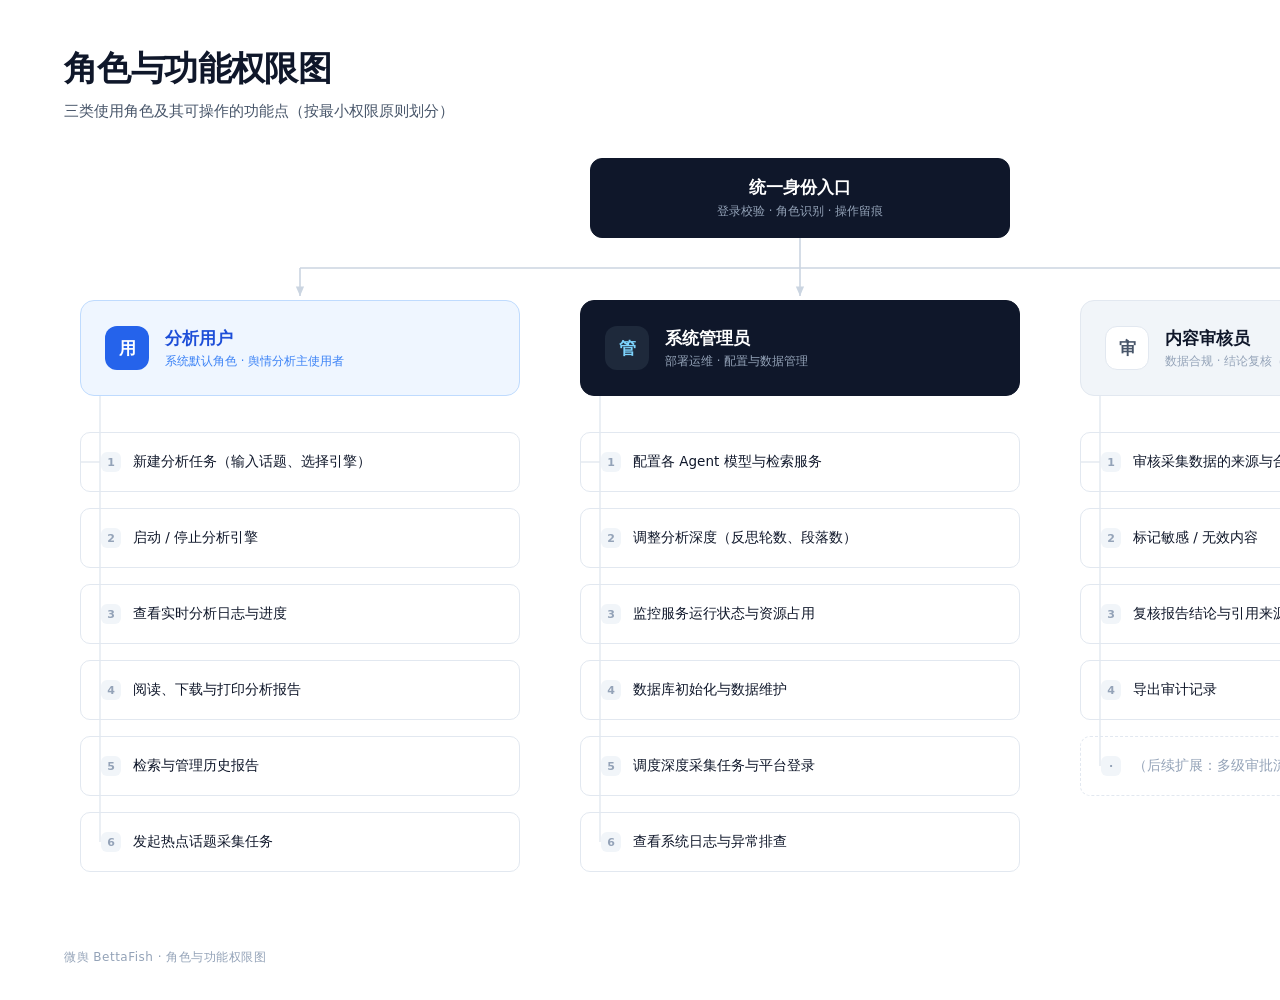
<file: 交付物/diagrams/03-角色功能图.html>
<!DOCTYPE html>
<html lang="zh-CN">
<head>
<meta charset="UTF-8">
<title>角色功能图</title>
<link rel="stylesheet" href="../prototype/assets/style.css">
<style>
  .role { position: absolute; width: 440px; height: 96px; border-radius: 14px; display: flex; align-items: center;
          padding: 0 24px; gap: 16px; }
  .role .ico { width: 44px; height: 44px; border-radius: 12px; display: flex; align-items: center; justify-content: center;
               font-size: 17px; font-weight: 700; flex: none; }
  .role .t { font-size: 17px; font-weight: 700; }
  .role .d { font-size: 11.5px; margin-top: 4px; }
  .role.primary { background: var(--accent-soft); border: 1.5px solid #BFDBFE; }
  .role.primary .ico { background: var(--accent); color: #fff; }
  .role.primary .t { color: #1D4ED8; } .role.primary .d { color: #3B82F6; }
  .role.dark { background: var(--ink); border: 1.5px solid var(--ink); }
  .role.dark .ico { background: #1E293B; color: #7DD3FC; }
  .role.dark .t { color: #fff; } .role.dark .d { color: #94A3B8; }
  .role.gray { background: var(--bg-soft-2); border: 1.5px solid var(--line); }
  .role.gray .ico { background: #fff; color: var(--ink-2); border: 1px solid var(--line); }
  .role.gray .t { color: var(--ink); } .role.gray .d { color: var(--ink-3); }

  .fn { position: absolute; width: 440px; height: 60px; border-radius: 10px; border: 1px solid var(--line);
        background: #fff; display: flex; align-items: center; padding: 0 20px; gap: 12px; font-size: 13.5px; }
  .fn .k { width: 20px; height: 20px; border-radius: 6px; background: var(--bg-soft-2); color: var(--ink-3);
           font-size: 11px; font-weight: 700; display: flex; align-items: center; justify-content: center; flex: none; }
  .fn .x { color: var(--ink-3); font-size: 11.5px; margin-left: auto; }
</style>
</head>
<body>
<div class="canvas">
  <div class="canvas-title">
    <h1>角色与功能权限图</h1>
    <p>三类使用角色及其可操作的功能点（按最小权限原则划分）</p>
  </div>

  <!-- 统一入口 -->
  <div class="node root" style="left:590px;top:158px;width:420px;height:80px">
    <div class="t" style="font-size:17px">统一身份入口</div>
    <div class="d">登录校验 · 角色识别 · 操作留痕</div>
  </div>

  <!-- 三个角色 -->
  <div class="role primary" style="left:80px;top:300px">
    <div class="ico">用</div>
    <div><div class="t">分析用户</div><div class="d">系统默认角色 · 舆情分析主使用者</div></div>
  </div>
  <div class="role dark" style="left:580px;top:300px">
    <div class="ico">管</div>
    <div><div class="t">系统管理员</div><div class="d">部署运维 · 配置与数据管理</div></div>
  </div>
  <div class="role gray" style="left:1080px;top:300px">
    <div class="ico">审</div>
    <div><div class="t">内容审核员</div><div class="d">数据合规 · 结论复核（可选角色）</div></div>
  </div>

  <!-- 分析用户功能 -->
  <div class="fn" style="left:80px;top:432px"><span class="k">1</span>新建分析任务（输入话题、选择引擎）</div>
  <div class="fn" style="left:80px;top:508px"><span class="k">2</span>启动 / 停止分析引擎</div>
  <div class="fn" style="left:80px;top:584px"><span class="k">3</span>查看实时分析日志与进度</div>
  <div class="fn" style="left:80px;top:660px"><span class="k">4</span>阅读、下载与打印分析报告</div>
  <div class="fn" style="left:80px;top:736px"><span class="k">5</span>检索与管理历史报告</div>
  <div class="fn" style="left:80px;top:812px"><span class="k">6</span>发起热点话题采集任务</div>

  <!-- 管理员功能 -->
  <div class="fn" style="left:580px;top:432px"><span class="k">1</span>配置各 Agent 模型与检索服务</div>
  <div class="fn" style="left:580px;top:508px"><span class="k">2</span>调整分析深度（反思轮数、段落数）</div>
  <div class="fn" style="left:580px;top:584px"><span class="k">3</span>监控服务运行状态与资源占用</div>
  <div class="fn" style="left:580px;top:660px"><span class="k">4</span>数据库初始化与数据维护</div>
  <div class="fn" style="left:580px;top:736px"><span class="k">5</span>调度深度采集任务与平台登录</div>
  <div class="fn" style="left:580px;top:812px"><span class="k">6</span>查看系统日志与异常排查</div>

  <!-- 审核员功能 -->
  <div class="fn" style="left:1080px;top:432px"><span class="k">1</span>审核采集数据的来源与合规性</div>
  <div class="fn" style="left:1080px;top:508px"><span class="k">2</span>标记敏感 / 无效内容</div>
  <div class="fn" style="left:1080px;top:584px"><span class="k">3</span>复核报告结论与引用来源</div>
  <div class="fn" style="left:1080px;top:660px"><span class="k">4</span>导出审计记录</div>
  <div class="fn" style="left:1080px;top:736px;border-style:dashed;color:var(--ink-3)">
    <span class="k">·</span>（后续扩展：多级审批流）<span class="x">规划中</span></div>

  <!-- 连接线 -->
  <svg width="1600" height="1000" style="position:absolute;left:0;top:0;pointer-events:none">
    <defs><marker id="d3" markerWidth="8" markerHeight="8" refX="6" refY="2.6" orient="auto">
      <path d="M0,0 L6,2.6 L0,5.2 Z" fill="#CBD5E1"/></marker></defs>
    <line x1="800" y1="238" x2="800" y2="268" stroke="#CBD5E1" stroke-width="1.6"/>
    <line x1="300" y1="268" x2="1300" y2="268" stroke="#CBD5E1" stroke-width="1.6"/>
    <line x1="300" y1="268" x2="300" y2="296" stroke="#CBD5E1" stroke-width="1.6" marker-end="url(#d3)"/>
    <line x1="800" y1="268" x2="800" y2="296" stroke="#CBD5E1" stroke-width="1.6" marker-end="url(#d3)"/>
    <line x1="1300" y1="268" x2="1300" y2="296" stroke="#CBD5E1" stroke-width="1.6" marker-end="url(#d3)"/>
    <g stroke="#E2E8F0" stroke-width="1.4">
      <line x1="100" y1="396" x2="100" y2="842"/><line x1="100" y1="462" x2="80" y2="462"/>
      <line x1="600" y1="396" x2="600" y2="842"/><line x1="600" y1="462" x2="580" y2="462"/>
      <line x1="1100" y1="396" x2="1100" y2="766"/><line x1="1100" y1="462" x2="1080" y2="462"/>
    </g>
  </svg>

  <div class="canvas-foot">微舆 BettaFish · 角色与功能权限图</div>
</div>
</body>
</html>
</file>
<file: 交付物/prototype/assets/style.css>
/* ================= BettaFish 交付物 统一设计系统 =================
   简约现代风：白底 / 深墨蓝 / 单强调色 / 大留白 / 细边框
   */
:root {
  --ink: #0F172A;          /* 主文字：深墨蓝 */
  --ink-2: #475569;        /* 次文字 */
  --ink-3: #94A3B8;        /* 辅助文字 */
  --line: #E2E8F0;         /* 分割线 */
  --bg-soft: #F8FAFC;      /* 浅底 */
  --bg-soft-2: #F1F5F9;
  --accent: #2563EB;       /* 强调色 */
  --accent-soft: #EFF6FF;
  --ok: #10B981;
  --warn: #F59E0B;
  --danger: #EF4444;
  --radius: 14px;
  --radius-sm: 9px;
  --shadow: 0 1px 2px rgba(15, 23, 42, .04), 0 8px 24px -12px rgba(15, 23, 42, .12);
}

* { box-sizing: border-box; margin: 0; padding: 0; }

html, body {
  font-family: "Microsoft YaHei", "PingFang SC", system-ui, -apple-system, sans-serif;
  color: var(--ink);
  background: #fff;
  -webkit-font-smoothing: antialiased;
}

/* ---------- 画布布局 ---------- */
.screen {
  width: 1440px;
  height: 900px;
  position: relative;
  overflow: hidden;
  background: #fff;
}

/* 顶部导航 */
.nav {
  height: 64px;
  display: flex;
  align-items: center;
  gap: 28px;
  padding: 0 48px;
  border-bottom: 1px solid var(--line);
  background: #fff;
  position: relative;
  z-index: 10;
}
.brand { display: flex; align-items: center; gap: 10px; font-weight: 700; font-size: 17px; letter-spacing: .2px; }
.brand .dot {
  width: 22px; height: 22px; border-radius: 7px;
  background: linear-gradient(135deg, var(--accent), #7C3AED);
}
.nav-links { display: flex; gap: 4px; margin-left: 8px; }
.nav-links a {
  font-size: 14px; color: var(--ink-2); text-decoration: none;
  padding: 8px 14px; border-radius: 8px;
}
.nav-links a.active { color: var(--accent); background: var(--accent-soft); font-weight: 600; }
.nav-right { margin-left: auto; display: flex; align-items: center; gap: 14px; }
.avatar { width: 32px; height: 32px; border-radius: 50%; background: var(--bg-soft-2); border: 1px solid var(--line); }

/* 页面主体 */
.body { padding: 40px 48px; }
.h1 { font-size: 30px; font-weight: 700; letter-spacing: -.5px; }
.h2 { font-size: 18px; font-weight: 700; }
.sub { color: var(--ink-2); font-size: 14px; line-height: 1.7; margin-top: 8px; }

/* ---------- 组件 ---------- */
.btn {
  display: inline-flex; align-items: center; justify-content: center; gap: 8px;
  height: 40px; padding: 0 20px; border-radius: 10px;
  font-size: 14px; font-weight: 600; border: 1px solid var(--line);
  background: #fff; color: var(--ink); cursor: pointer;
}
.btn.primary { background: var(--accent); border-color: var(--accent); color: #fff; }
.btn.ghost { background: transparent; }
.btn.sm { height: 32px; padding: 0 14px; font-size: 13px; border-radius: 8px; }
.btn.danger { color: var(--danger); border-color: #FECACA; background: #FEF2F2; }

.card {
  background: #fff; border: 1px solid var(--line); border-radius: var(--radius);
  box-shadow: var(--shadow);
}

.badge {
  display: inline-flex; align-items: center; gap: 6px;
  height: 24px; padding: 0 10px; border-radius: 999px;
  font-size: 12px; font-weight: 600;
}
.badge .d { width: 6px; height: 6px; border-radius: 50%; }
.badge.run { background: #ECFDF5; color: #047857; }
.badge.run .d { background: var(--ok); }
.badge.stop { background: var(--bg-soft-2); color: var(--ink-3); }
.badge.stop .d { background: var(--ink-3); }
.badge.warn { background: #FFFBEB; color: #B45309; }
.badge.warn .d { background: var(--warn); }

.tag {
  display: inline-block; padding: 4px 10px; border-radius: 7px;
  background: var(--bg-soft-2); color: var(--ink-2);
  font-size: 12px; font-weight: 600;
}

.input {
  width: 100%; height: 52px; border-radius: 12px;
  border: 1px solid var(--line); background: #fff;
  padding: 0 18px; font-size: 15px; color: var(--ink);
  font-family: inherit;
}
.input::placeholder { color: var(--ink-3); }

/* 大写字母标签 */
.eyebrow {
  font-size: 12px; font-weight: 700; letter-spacing: 1.4px;
  color: var(--ink-3); text-transform: uppercase;
}

/* 细分割 */
.hr { height: 1px; background: var(--line); }

/* 日志窗 */
.logbox {
  background: #0B1220; border-radius: 10px; padding: 14px 16px;
  font-family: "Cascadia Code", Consolas, monospace;
  font-size: 12px; line-height: 1.9; color: #94A3B8;
  overflow: hidden;
}
.logbox .t { color: #64748B; }
.logbox .ok { color: #34D399; }
.logbox .hl { color: #60A5FA; }
.logbox .wn { color: #FBBF24; }

/* 进度条 */
.progress { height: 6px; background: var(--bg-soft-2); border-radius: 999px; overflow: hidden; }
.progress > i { display: block; height: 100%; background: var(--accent); border-radius: 999px; }

/* ============ 图表 / 结构图专用 ============ */
.canvas {
  width: 1600px; height: 1000px; background: #fff; position: relative;
  font-family: "Microsoft YaHei", system-ui, sans-serif;
}
.canvas-title { padding: 46px 64px 0; }
.canvas-title h1 { font-size: 34px; font-weight: 700; letter-spacing: -.6px; }
.canvas-title p { color: var(--ink-2); font-size: 15px; margin-top: 10px; }
.canvas-foot {
  position: absolute; left: 64px; bottom: 34px;
  font-size: 12px; color: var(--ink-3); letter-spacing: .5px;
}

/* 结构图盒子 */
.node {
  border: 1.5px solid var(--line); border-radius: 12px; background: #fff;
  display: flex; flex-direction: column; align-items: center; justify-content: center;
  text-align: center; padding: 12px 14px; position: absolute;
}
.node .t { font-size: 15px; font-weight: 700; }
.node .d { font-size: 11.5px; color: var(--ink-2); margin-top: 4px; line-height: 1.5; }
.node.root { background: var(--ink); border-color: var(--ink); }
.node.root .t { color: #fff; font-size: 20px; }
.node.root .d { color: #94A3B8; }
.node.lv1 { background: var(--accent-soft); border-color: #BFDBFE; }
.node.lv1 .t { color: #1D4ED8; }
.node.lv2 { background: var(--bg-soft); }
.node.leaf { background: #fff; border-style: dashed; }
.node.leaf .t { font-size: 13.5px; font-weight: 600; }

/* 流程步骤 */
.step {
  position: absolute; border-radius: 12px; padding: 16px 18px;
  border: 1.5px solid var(--line); background: #fff;
}
.step .n {
  width: 22px; height: 22px; border-radius: 7px; background: var(--ink); color: #fff;
  font-size: 12px; font-weight: 700; display: flex; align-items: center; justify-content: center;
  margin-bottom: 9px;
}
.step .t { font-size: 15px; font-weight: 700; }
.step .d { font-size: 12px; color: var(--ink-2); margin-top: 5px; line-height: 1.6; }
.step.accent { border-color: var(--accent); background: var(--accent-soft); }
.step.accent .n { background: var(--accent); }
</file>
